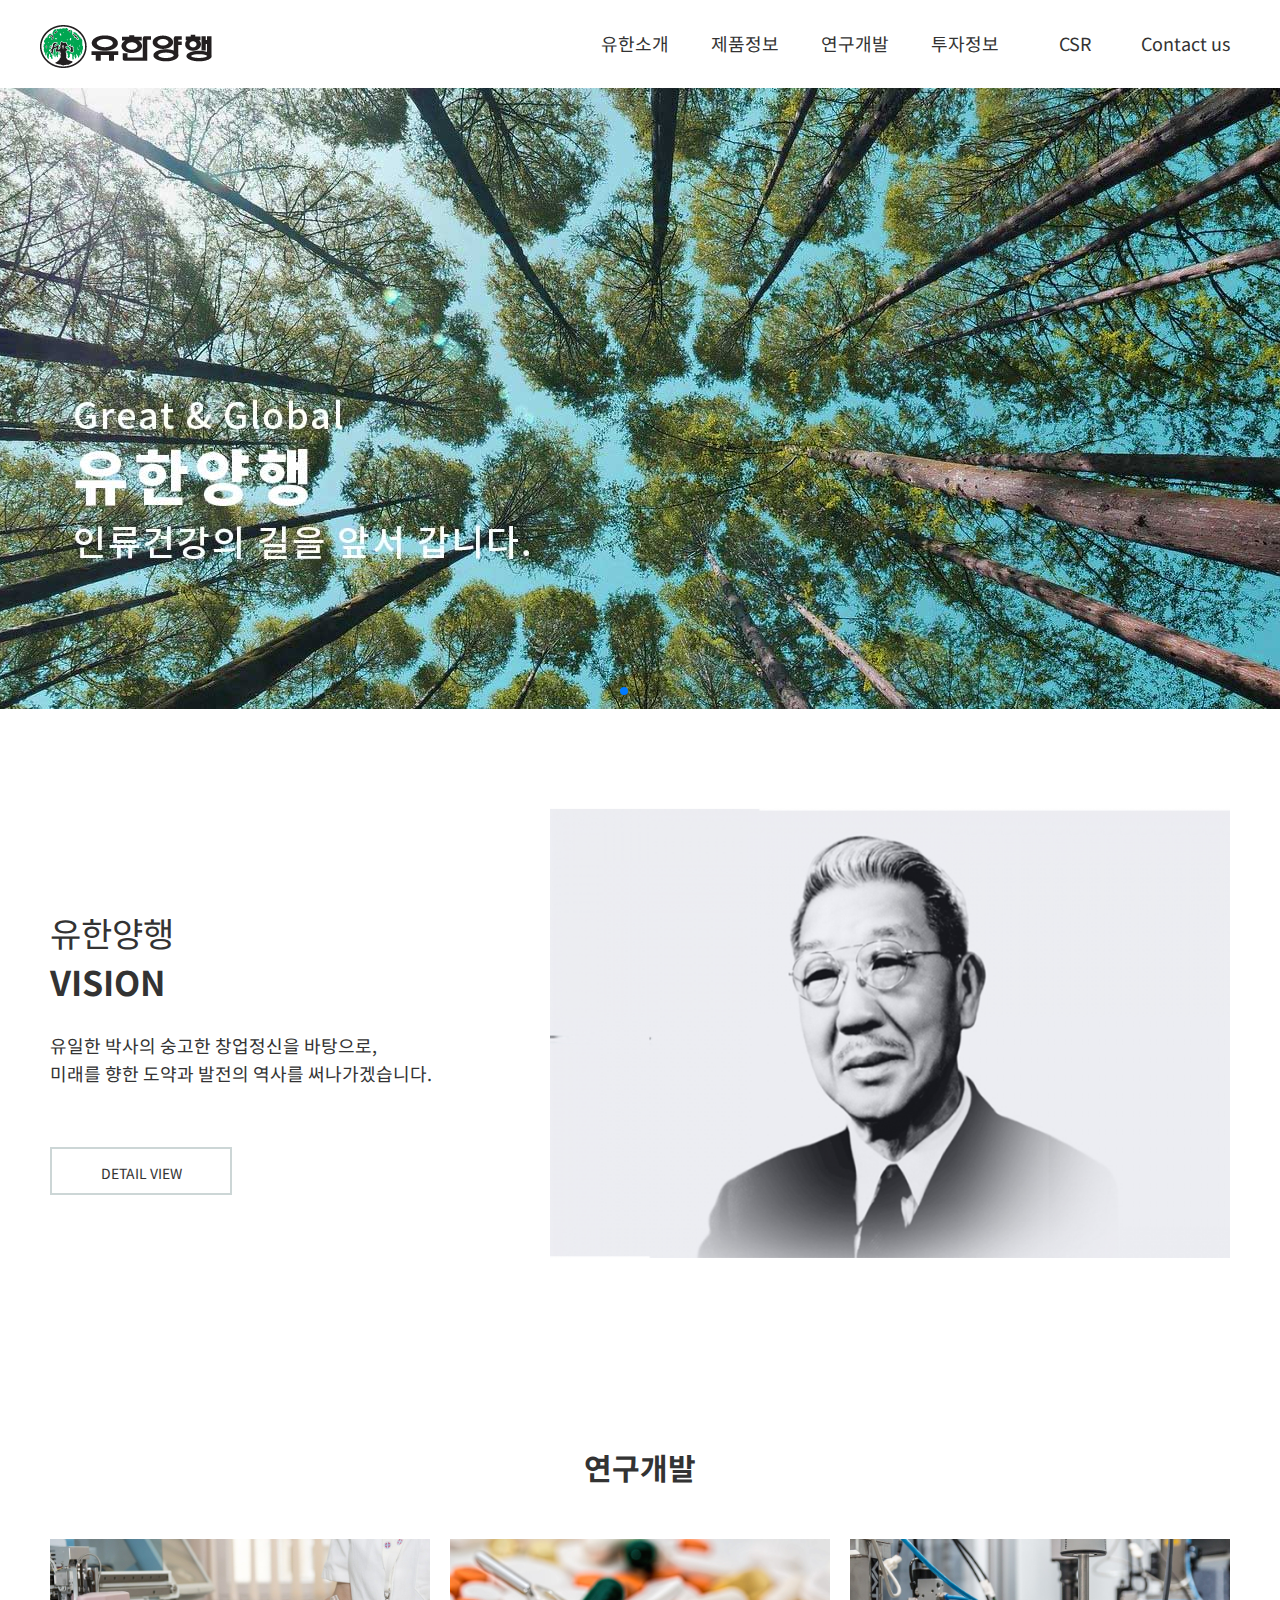
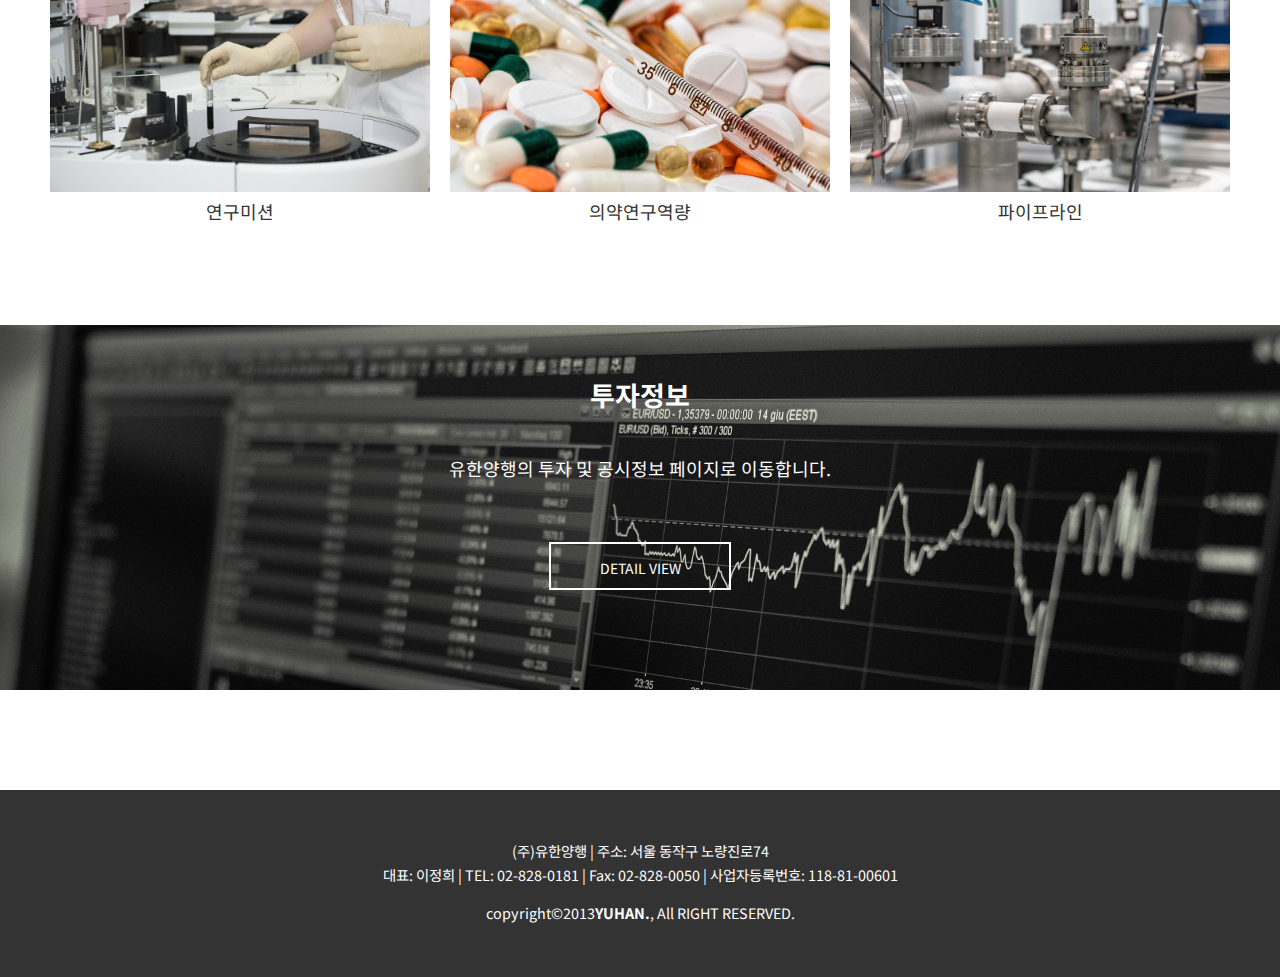
<file: index.html>
<!DOCTYPE html>
<html lang="en">
<head>
    <meta charset="UTF-8">
    <meta http-equiv="X-UA-Compatible" content="IE=edge">
    <meta name="viewport" content="width=device-width, initial-scale=1.0">
    <title>유한양행 홈페이지</title>
    <link rel="shortcut icon" href="./imges/favi.jpg">
    <!--그리드시스템 css-->
    <link rel="stylesheet" href="./css/grid.css">
    <!--웹폰트-->
    <link href="https://fonts.googleapis.com/css2?family=Noto+Sans+KR:wght@400;700&display=swap" rel="stylesheet">
    <!--사용자 css-->
    <link rel="stylesheet" href="./css/style.css">
    <script src="./js/jquery-3.5.1.min.js"></script>
    <!--swiper slider
    -->
    <link rel="stylesheet" href="https://unpkg.com/swiper/swiper-bundle.min.css" />
    <script src="https://unpkg.com/swiper/swiper-bundle.min.js"></script>
    <!--사용자 자바스크립트-->
    <script src="./js/main.js"></script>
</head>
<body>
    <header id="main_header">
        <div class="container">
            <h1><a href="./">
                <img src="./imges/yhlogo.jpg" alt="yuhan logo">
            </a></h1>
            <nav id="gnb">
                <ul class="depth1">
                    <li><a href="./about.html">유한소개</a>
                     <ul class="depth2">
                         <li><a href="./about.html">회사개요</a></li>
                         <li><a href="#">CEO메시지</a></li>
                         <li><a href="#">회사연혁</a></li>
                         <li><a href="#">창업자유일한</a></li>
                         <li><a href="#">부패방지방침</a></li>
                         <li><a href="#">경영정보</a></li>
                         <li><a href="#">홍보</a></li>
                         <li><a href="#">가족회사</a></li>
                     </ul>
                    </li>
                    <li><a href="./product.html">제품정보</a>
                    <ul class="depth2">
                        <li><a href="./product.html">제품정보</a></li>
                        <li><a href="#">제품소식</a></li>
                        <li><a href="#">제품외형검색</a></li>
                        <li><a href="#">가정상비약</a></li>
                        <li><a href="#">브랜드이야기</a></li>
                    </ul>
                    </li>   
                    <li><a href="#">연구개발</a>
                    <ul class="depth2">
                        <li><a href="#">미션&비전</a></li>
                        <li><a href="#">연구역량</a></li>
                        <li><a href="#">파이프라인</a></li>
                    </ul>
                    </li>
                    <li><a href="#">투자정보</a>
                    <ul class="depth2">
                        <li><a href="#">공시정보</a></li>
                        <li><a href="#">재무정보</a></li>
                        <li><a href="#">주식정보</a></li>
                        <li><a href="#">기업지배구조</a></li>
                        <li><a href="#">IR자료</a></li>
                        <li><a href="#">REPORT</a></li>
                    </ul>
                    </li>
                    <li><a href="#">CSR</a>
                    <ul class="depth2">
                        <li><a href="#">준법경영</a></li>
                        <li><a href="#">사회공헌</a></li>
                        <li><a href="#">환경,안전</a></li>
                    </ul>
                   </li>
                    <li><a href="#">Contact us</a>
                        <ul class="depth2">
                            <li><a href="#">오시는길</a></li>
                            <li><a href="#">약국찾기</a></li>
                        </ul>  
                    </li>
                </ul>
            </nav>
        </div>
    </header>
    <section id="main_visual">
        <!-- Slider main container -->
        <div class="swiper-container">
          <!-- Additional required wrapper -->
          <div class="swiper-wrapper">
            <!-- 여기에 슬라이더 콘텐츠 추가 -->
            <div class="swiper-slide">
              <img src="./imges/yhbanner_1.jpg" alt="1">
            </div>
            <div class="swiper-slide">
              <img src="./imges/yhbanner_2.jpg" alt="2">
            </div>
            <div class="swiper-slide">
              <img src="./imges/yhbanner_3.jpg" alt="3">
            </div>
          </div>
          <!-- pager UI -->
          <div class="swiper-pagination"></div>
          <div class="container1400">
            <div class="swiper-button-prev"></div>
            <div class="swiper-button-next"></div>
          </div>
        </div>     
      </section>
    
      <!-- 비전 -->
      <section id="vision">
        <div class="container">
          <div class="row">
            <div class="col_5">
              <h2>유한양행<br><span>VISION</span></h2>
              <p><span>유일한 박사</span>의 숭고한 창업정신을 바탕으로,<br>
              미래를 향한 도약과 발전의 역사를 써나가겠습니다.
                </p>
              <a href="#" class="btn-detail">detail view</a>
            </div>
            <div class="col_7">
              <img src="./imges/vision.jpg" width="680px" height="450px" alt="유일한 박사 사진">
            </div>
          </div>
        </div><!-- container -->
      </section>
    
      <!-- 제품소개 -->
      <section id="product">
        <div class="container">
          <h2>연구개발</h2>
          <div class="row">
            <div class="col_4">
              <a href="#">
                <img class="img_responsive" src="./imges/tech.jpg" alt="미션/비젼"><p>연구미션</p>
              </a>
            </div>
            <div class="col_4">
              <a href="#">
                <img class="img_responsive" src="./imges/medi.jpg" alt="연구역량"><p>의약연구역량</p>
              </a>
            </div>
            <div class="col_4">
              <a href="#">
                <img class="img_responsive" src="./imges/pipeline_1920.jpg" alt="파이프라인"><p>파이프라인</p>
              </a>
            </div>
          </div>
        </div><!-- end container -->
      </section>
    
      <!-- 투자정보(브릿지) -->
      <section id="ir">
        <div class="container">
          <h2>투자정보</h2>
          <p>유한양행의 투자 및 공시정보 페이지로 이동합니다.</p>
          <a href="#" class="btn-detail">detail view</a>
        </div><!-- end container -->
      </section>

      <footer id="main_footer">
        <div class="container">
        <!--1.주소-->
        <address>(주)유한양행 |  주소:  서울 동작구 노량진로74 </address>
        <!--2.연락처, 사업자정보-->
        <p class="info">대표: 이정희  |  TEL: 02-828-0181  |   Fax: 02-828-0050  |  사업자등록번호:  118-81-00601</p>
        <!--3.카피라이트, 저작권 정보-->
        <p class="copy">copyright&copy;2013<strong>YUHAN.</strong>, All RIGHT RESERVED. </p>
        </div> <!--end container-->
      </footer>
    </body>
    </html>
</file>
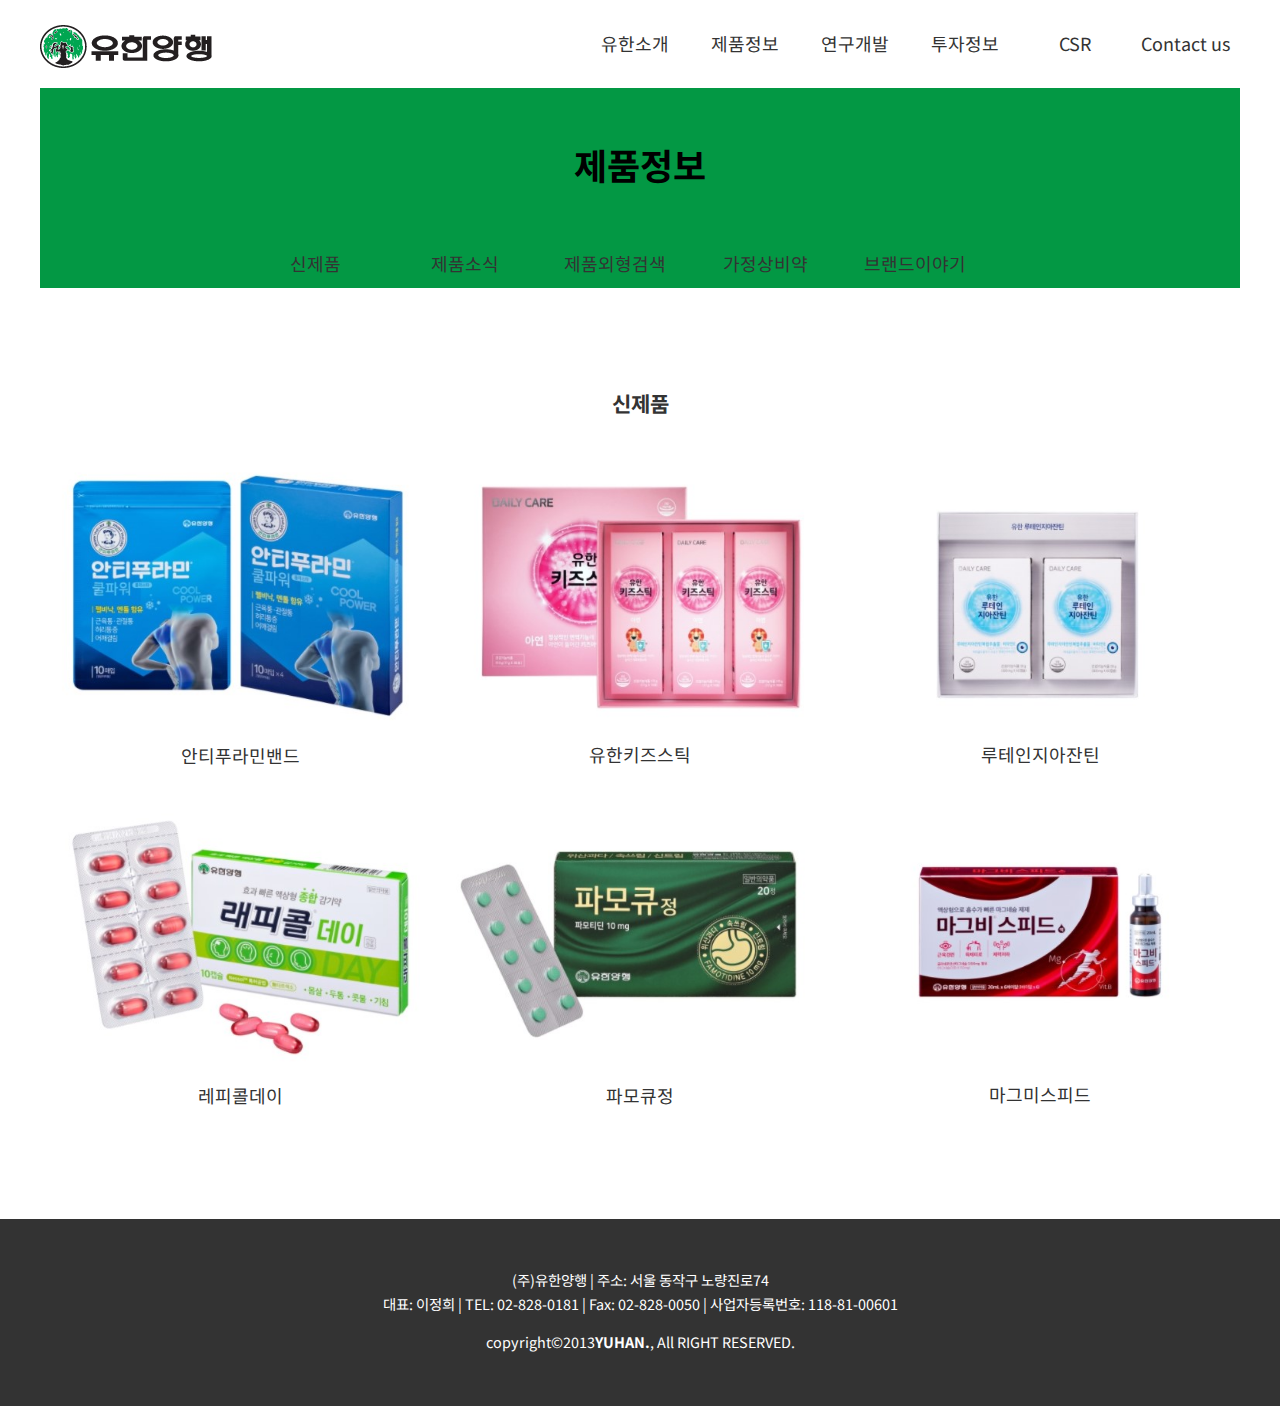
<file: product.html>
<!DOCTYPE html>
<html lang="en">
<head>
  <meta charset="UTF-8">
  <meta http-equiv="X-UA-Compatible" content="IE=edge">
  <meta name="viewport" content="width=device-width, initial-scale=1.0">
  <title>유한양행 | 제품정보</title>
  <!-- 그리드 시스템 css -->
  <link rel="shortcut icon" href="./imges/favi.jpg">
  <link rel="stylesheet" href="./css/grid.css">
  <link rel="stylesheet" href="./css/pro.css">
  <!-- 웹폰트 -->
  <link href="https://fonts.googleapis.com/css2?family=Noto+Sans+KR:wght@400;700&display=swap" rel="stylesheet">
  <!-- Swiper Slider -->
  <link rel="stylesheet" href="https://unpkg.com/swiper/swiper-bundle.min.css" />
  <!-- 사용자 css -->
  <link rel="stylesheet" href="./css/style.css">
  <script src="./js/jquery-3.5.1.min.js"></script>
  <!-- Swiper Slider -->
  <script src="https://unpkg.com/swiper/swiper-bundle.min.js"></script>
  <!-- 사용자 자바스크립트 -->
  <script src="./js/main.js"></script>
</head>
<body id="pro">
    <header id="main_header">
        <div class="container">
            <h1><a href="./index.html">
                <img src="./imges/yhlogo.jpg" alt="yuhan logo">
            </a></h1>
            <nav id="gnb">
                <ul class="depth1">
                    <li><a href="./about.html">유한소개</a>
                     <ul class="depth2">
                         <li><a href="./about.html">회사개요</a></li>
                         <li><a href="#">CEO메시지</a></li>
                         <li><a href="#">회사연혁</a></li>
                         <li><a href="#">창업자유일한</a></li>
                         <li><a href="#">부패방지방침</a></li>
                         <li><a href="#">경영정보</a></li>
                         <li><a href="#">홍보</a></li>
                         <li><a href="#">가족회사</a></li>
                     </ul>
                    </li>
                    <li><a href="./product.html">제품정보</a>
                    <ul class="depth2">
                        <li><a href="./product.html">제품정보</a></li>
                        <li><a href="#">제품소식</a></li>
                        <li><a href="#">제품외형검색</a></li>
                        <li><a href="#">가정상비약</a></li>
                        <li><a href="#">브랜드이야기</a></li>
                    </ul>
                    </li>   
                    <li><a href="#">연구개발</a>
                    <ul class="depth2">
                        <li><a href="#">미션&비전</a></li>
                        <li><a href="#">연구역량</a></li>
                        <li><a href="#">파이프라인</a></li>
                    </ul>
                    </li>
                    <li><a href="#">투자정보</a>
                    <ul class="depth2">
                        <li><a href="#">공시정보</a></li>
                        <li><a href="#">재무정보</a></li>
                        <li><a href="#">주식정보</a></li>
                        <li><a href="#">기업지배구조</a></li>
                        <li><a href="#">IR자료</a></li>
                        <li><a href="#">REPORT</a></li>
                    </ul>
                    </li>
                    <li><a href="#">CSR</a>
                    <ul class="depth2">
                        <li><a href="#">준법경영</a></li>
                        <li><a href="#">사회공헌</a></li>
                        <li><a href="#">환경,안전</a></li>
                    </ul>
                   </li>
                    <li><a href="#">Contact us</a>
                        <ul class="depth2">
                            <li><a href="#">오시는길</a></li>
                            <li><a href="#">약국찾기</a></li>
                        </ul>  
                    </li>
                </ul>
            </nav>
        </div>
    </header>
<!--타이틀-->

<section id="main_title">
    <div class="container">
        <div class="into">
            <h1>제품정보</h1>
          <nav id="lnb">
             <ul class="submenu">
                    <li><a href="#">신제품</a></li>
                    <li><a href="#">제품소식</a></li>
                    <li><a href="#">제품외형검색</a></li>
                    <li><a href="#">가정상비약</a></li>
                    <li><a href="#">브랜드이야기</a></li>
              </ul>     <!--여기에 서브메뉴추가-->
          </nav>
      </div>
    </div>
</section>
  
<section id="product">
    <div class="container">
      <h3>신제품</h3>
      <div class="row">
        <div class="col_4">
          <a href="#">
            <img class="img_responsive" src="./imges/p1.jpg" alt="안티푸라민밴드"><p>안티푸라민밴드</p>
          </a>
        </div>
        <div class="col_4">
          <a href="#">
            <img class="img_responsive" src="./imges/p2.jpg" alt="유한키즈스틱"><p>유한키즈스틱</p>
          </a>
        </div>
        <div class="col_4">
          <a href="#">
            <img class="img_responsive" src="./imges/p3.jpg" alt="루테인지아잔틴"><p>루테인지아잔틴</p>
          </a>
        </div>
      </div>
      <div class="row">
        <div class="col_4">
          <a href="#">
            <img class="img_responsive" src="./imges/p4.jpg" alt="레피콜데이"><p>레피콜데이</p>
          </a>
        </div>
        <div class="col_4">
          <a href="#">
            <img class="img_responsive" src="./imges/p5.jpg" alt="파모큐정"><p>파모큐정</p>
          </a>
        </div>
        <div class="col_4">
          <a href="#">
            <img class="img_responsive" src="./imges/p6.jpg" alt="마그미스피드"><p>마그미스피드</p>
          </a>
        </div>
      </div>
    </div>
  </section>
  <!-- end container -->

 

<footer id="main_footer">
    <div class="container">
    <!--1.주소-->
    <address>(주)유한양행 |  주소:  서울 동작구 노량진로74 </address>
    <!--2.연락처, 사업자정보-->
    <p class="info">대표: 이정희  |  TEL: 02-828-0181  |   Fax: 02-828-0050  |  사업자등록번호:  118-81-00601</p>
    <!--3.카피라이트, 저작권 정보-->
    <p class="copy">copyright&copy;2013<strong>YUHAN.</strong>, All RIGHT RESERVED. </p>
    </div> <!--end container-->
  </footer>


</body>
</html>
</file>
<file: css/grid.css>
/*grid.css*/
* { 
    box-sizing: border-box;
  }
  .container {
    width: 1200px;
    margin: 0 auto;
    /*outline: 1px solid red;*/
  }
  
  /* PC에만 적용 */
  @media screen and (min-width: 768px) {
    .row {
      overflow: hidden;
    }
  
    [class*=col_] {
     /* border: 1px solid green;*/
      float: left;
      /*padding: 20px;*/
      margin: 0 10px;
    }
  
    /* 
       col = (container너비 / 그리드 수12) * 칼럼수
       col(gutter) = ((container너비 / 12 * 칼럼수) - gutter)
       @container_width
       @col_width
       @gutter_width
    */
    .col_1 {
      width: calc((1200px / 12 * 1) - 20px);
    }
  
    .col_2 {
       width: calc((1200px / 12 * 2) - 20px);
    }
  
    .col_3 {
       width: calc((1200px / 12 * 3) - 20px);
    }
  
    .col_4 {
      width: calc((1200px / 12 * 4) - 20px);
    }
  
    .col_5 {
      width: calc((1200px / 12 * 5) - 20px);
    }
  
    .col_6 {
       width: calc((1200px / 12 * 6) - 20px);
    }
  
    .col_7 {
      width: calc((1200px / 12 * 7) - 20px);
    }
  
    .col_8 {
      width: calc((1200px / 12 * 8) - 20px);
    }
  
    .col_9 {
      width: calc((1200px / 12 * 9) - 20px);
    }
  
    .col_10 {
      width: calc((1200px / 12 * 10) - 20px);
    }
  
    .col_11 {
      width: calc((1200px / 12 * 11) - 20px);
    }
  
    .col_12 {
      width: calc((1200px / 12 * 1) - 20px);
    }
  
  }
</file>
<file: css/style.css>
* {
    margin: 0;
    padding: 0;
    box-sizing: border-box;
  }
  
  ul {
    list-style-type: none;
  }
  
  a {
    text-decoration: none;
    color: #333;
  }
  
  p {
    line-height: 28px;
  }
  
  body {
    color: #333;
    font-family: 'Noto Sans KR', sans-serif;
    font-size: 18px;
  }
  
  .img_responsive {
    width: 100%;
  }
  #main_header {
    /* background: #ccc; */
    height: 88px;
  }
  
  #main_header .container {
    position: relative;
  }
  
  #main_header .container > h1 {
    position: absolute;
    left: 0; top: 25px;
  }
  
  #gnb {
    position: absolute;
    right: 0;
    top: 30px;
    /* z-index 추가 */
    z-index: 999;
  }
  
  /* 1단계 메뉴 */
  #gnb > ul.depth1 > li {
    float: left;
    width: 110px;
    text-align: center;
    background: #fff;
  }
  
  #gnb > ul.depth1 > li:last-child {
    margin-right: 0;
  }
  
  /* 2단계 메뉴 */
  #gnb ul.depth2 {
    outline: 1px solid rgba(0,0,0,0.2);
    margin-top: 32px;
    padding: 20px 10px;
    display: none;
  }
  
  #gnb ul.depth2 > li {
    line-height: 2em;
    font-size: 16px;
  }
  
  #gnb ul.depth1 > li > a:hover,
  #gnb ul.depth2 > li > a:hover  {
    color: #009d42;
  }
  
  #main_visual {
    position: relative;
    width: 100%; height: 620px;
    /*outline: 2px solid red;*/
    margin: 0 auto;
  }
  
  #main_visual .swiper-container {
    width: 1920px; height: 620px;
    /*border: 2px solid green;*/
    position: absolute;
    left: calc(50% - (1920px / 2));
  }
  
  /* 화살표 위치 조정 */
  .container1400 {
    width: 1400px;
    position: relative;
    margin: 0 auto;
    /*outline: 2px solid red;*/
  }
  .swiper-button-prev,
  .swiper-button-next {
    transform: translateY(-300px);
    color: white;
  }
  
  /* 컬러 변경*/ 
  .swiper-pagination-bullet {
  
  }
  .swiper-pagination-bullet-active {
    background: white;
  }
  
  #vision {
    padding-top: 100px;
    padding-bottom: 100px;
  }

  #vision .container .col_5 {
      padding-bottom: 100px; 
      margin-top: 100px;
  }
  
  #vision h2 {
    font-weight: normal;
    font-size: 34px;
    margin-bottom: 25px;
  }
  #vision h2 span { 
    font-weight: bold;
  }
  
  .btn-detail {
    width: 182px; height: 48px;
    border: 2px solid #0333;
    display: block;
    text-align: center;
    line-height: 48px;
    text-transform: uppercase;
    font-size: 14px;
    color: #333;
    margin-top: 60px;
  }

  #vision a:hover {
    background: rgba(0,0,0,0.2);
    color: white;
    border: none;
  }

#product {
    padding-top: 50px;
    padding-bottom: 100px;
    text-align: center;
}

#product h2 {
    font-size: 30px;
    padding-bottom: 50px;
}

#product p:hover {
  color: #009d42;
  border:  #009d42;
}

#ir {
  padding-top: 50px;
  padding-bottom: 100px;
  text-align: center;  
  background: #ccc;
  background: url('../imges/stock.jpg');
  background-size: cover;
  color: #fff;
  margin-bottom: 100px;
}

#ir h2 { margin-bottom: 40px;}

#ir .btn-detail {
  display: inline-block;
  border-color: #fff;
  color: #fff;
}
#ir .btn-detail:hover {
  background: #fff;
  color: #000;
}
/*footer*/

#main_footer {
  background: #333;
  padding-top: 50px;
  padding-bottom: 50px;
  color: #fff;
  font-size: 0.8em;
  text-align: center;
}

address {
  font-style: normal;
}
#main_footer .address,
#main_footer .info {
  margin-bottom: 10px;
}
</file>
<file: css/pro.css>
/*product.css/

/*about.css*/

/*#main_title {
    
}*/
#main_title .container {
    position: relative;
    height: 200px;
    background: #039844;
}

.into h1 {
    padding-top: 50px;
    padding-bottom: 50px;
    text-align: center;
    color: #000;
}
.container .submenu {
    float: left;
    left: 100px;
    right: 100px;
    padding-left: 200px;
}

#lnb .ul {
    position: absolute;
    left: 300px;
}

#lnb > ul > li {
    float: left;
    width: 150px;
    text-align: center;
    padding-top: 10px;
    padding-bottom: 10px;
}

#lnb ul > li > a:hover,
#lnb ul > li > a:hover  {
  color: #fff;
}

.row {
    padding-bottom: 10px;
    padding-top: 10px;

}
.container h3 {
    padding-bottom: 20px;
    padding-top: 50px;
}
</file>
